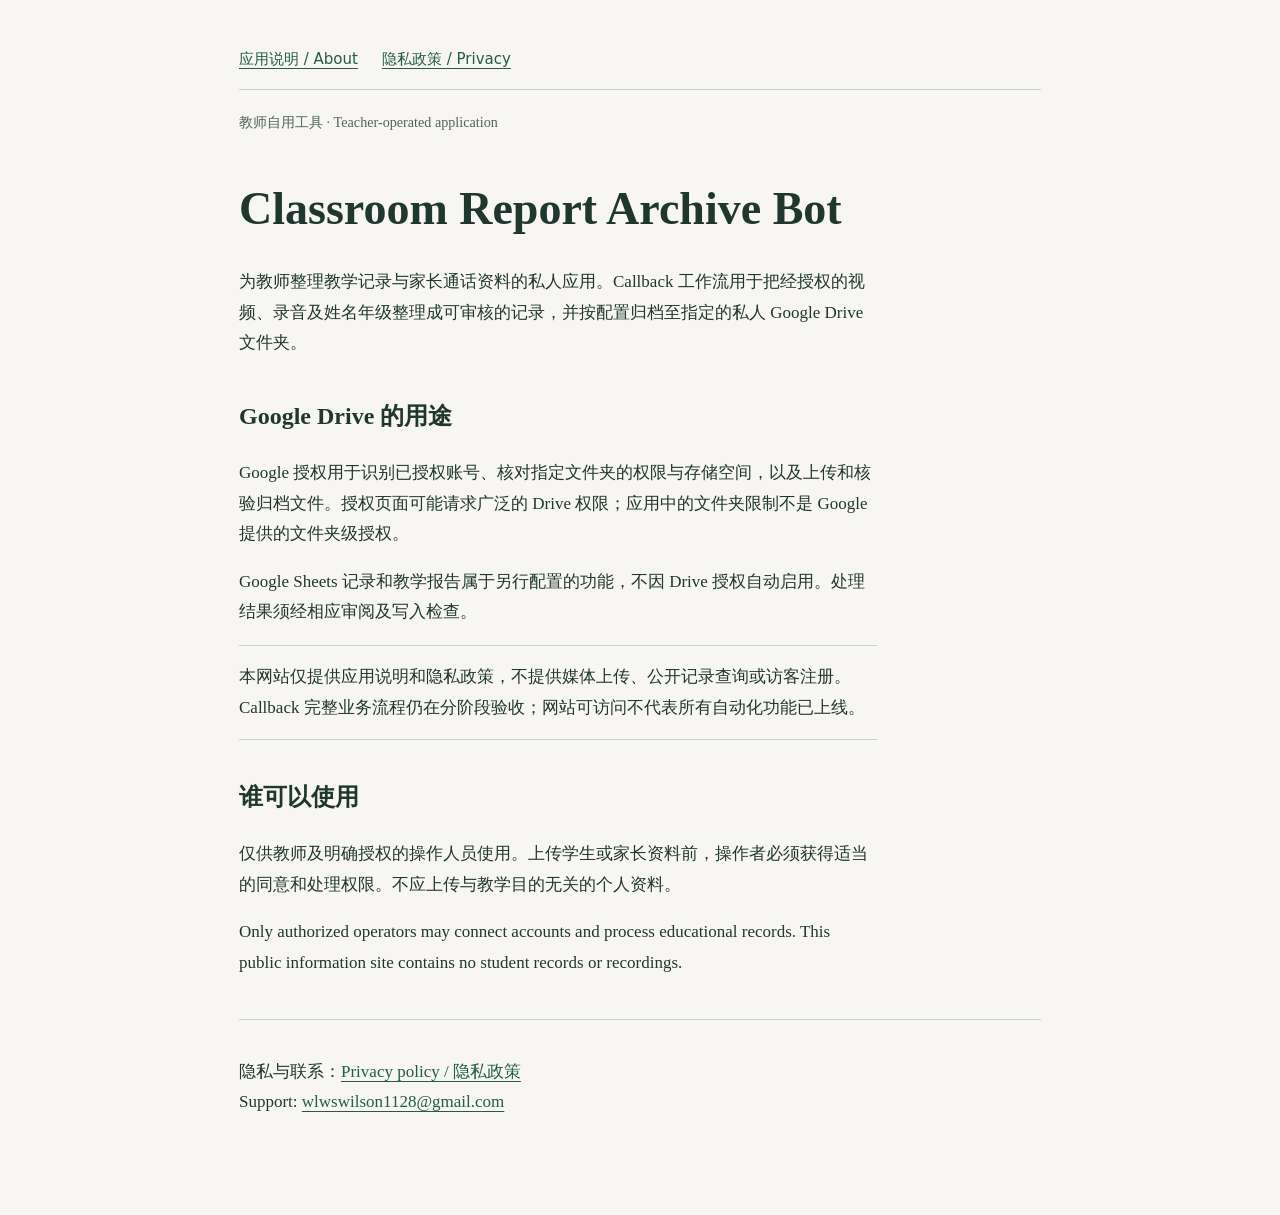
<file: index.html>
<!doctype html><html lang="zh-Hans"><head><meta charset="utf-8"><meta name="viewport" content="width=device-width,initial-scale=1"><meta name="referrer" content="no-referrer"><title>Classroom Report Archive Bot</title><link rel="stylesheet" href="style.css"></head><body><main><nav aria-label="Navigation"><a href="index.html">应用说明 / About</a><a href="privacy.html">隐私政策 / Privacy</a></nav><p><small>教师自用工具 · Teacher-operated application</small></p><h1>Classroom Report Archive Bot</h1><p>为教师整理教学记录与家长通话资料的私人应用。Callback 工作流用于把经授权的视频、录音及姓名年级整理成可审核的记录，并按配置归档至指定的私人 Google Drive 文件夹。</p><h2>Google Drive 的用途</h2><p>Google 授权用于识别已授权账号、核对指定文件夹的权限与存储空间，以及上传和核验归档文件。授权页面可能请求广泛的 Drive 权限；应用中的文件夹限制不是 Google 提供的文件夹级授权。</p><p>Google Sheets 记录和教学报告属于另行配置的功能，不因 Drive 授权自动启用。处理结果须经相应审阅及写入检查。</p><p class="status">本网站仅提供应用说明和隐私政策，不提供媒体上传、公开记录查询或访客注册。Callback 完整业务流程仍在分阶段验收；网站可访问不代表所有自动化功能已上线。</p><h2>谁可以使用</h2><p>仅供教师及明确授权的操作人员使用。上传学生或家长资料前，操作者必须获得适当的同意和处理权限。不应上传与教学目的无关的个人资料。</p><p>Only authorized operators may connect accounts and process educational records. This public information site contains no student records or recordings.</p><footer><p>隐私与联系：<a href="privacy.html">Privacy policy / 隐私政策</a><br>Support: <a href="mailto:wlwswilson1128@gmail.com">wlwswilson1128@gmail.com</a></p></footer></main></body></html>
</file>
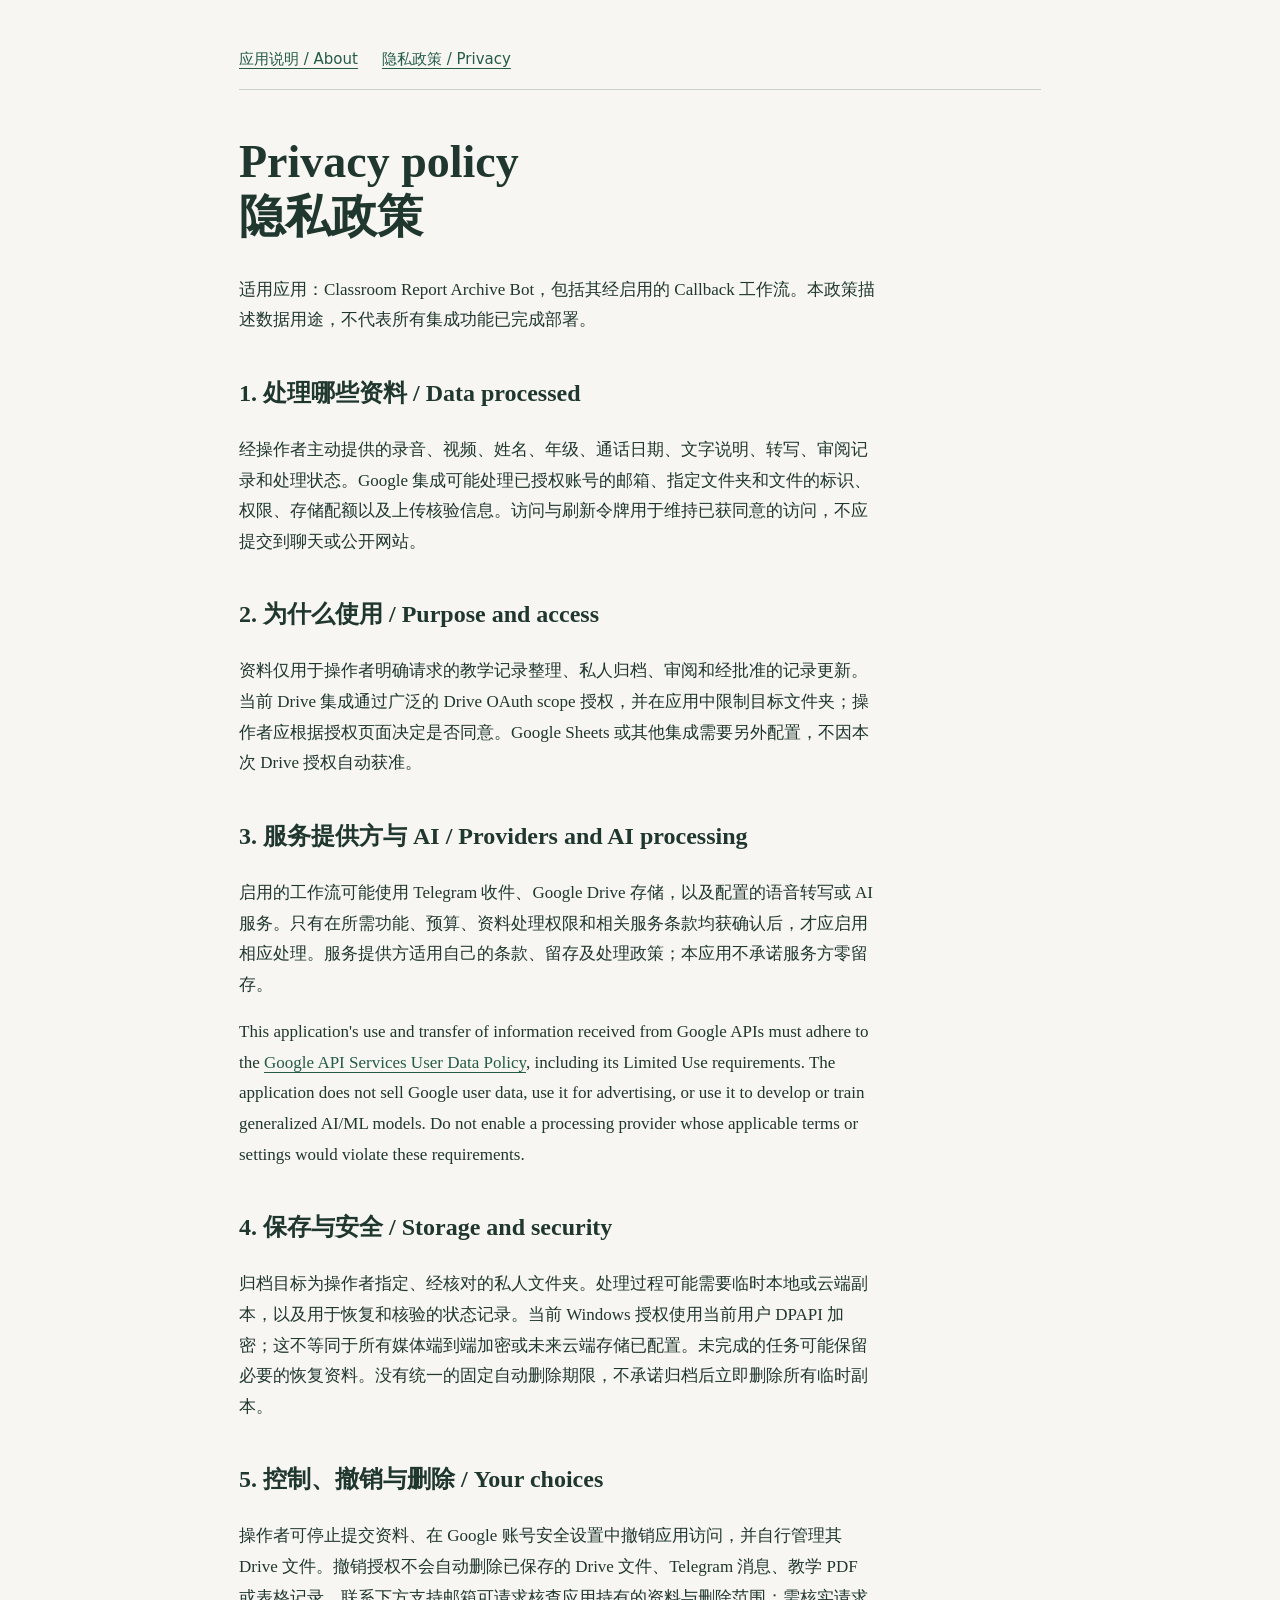
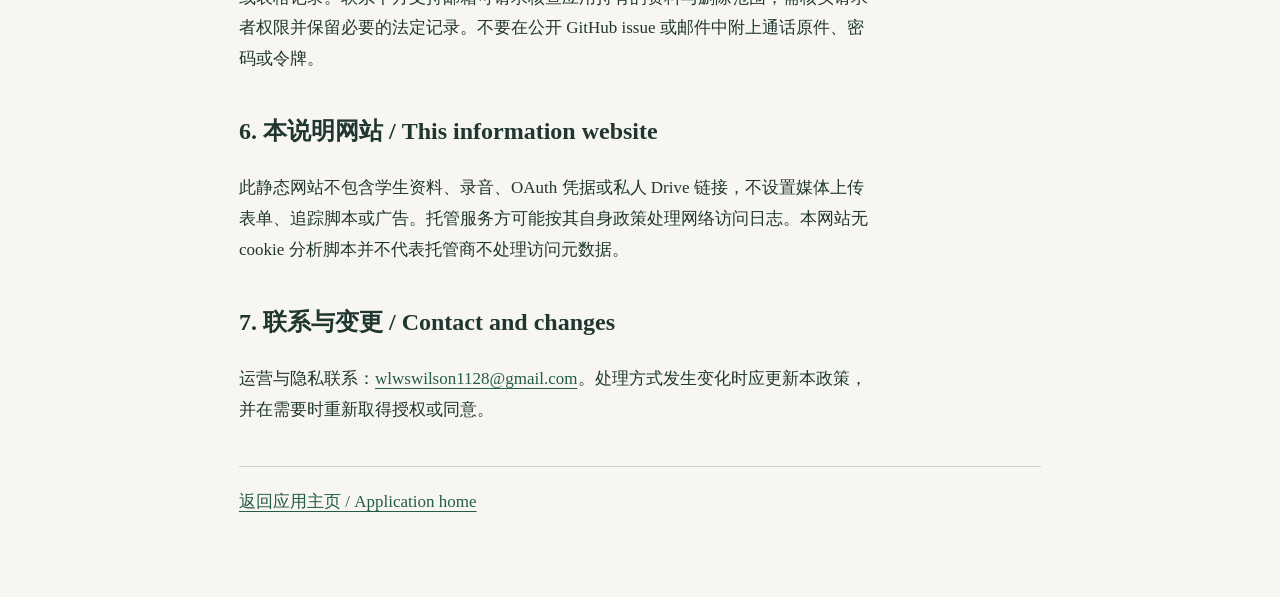
<file: privacy.html>
<!doctype html><html lang="zh-Hans"><head><meta charset="utf-8"><meta name="viewport" content="width=device-width,initial-scale=1"><meta name="referrer" content="no-referrer"><title>Privacy policy — Classroom Report Archive Bot</title><link rel="stylesheet" href="style.css"></head><body><main><nav aria-label="Navigation"><a href="index.html">应用说明 / About</a><a href="privacy.html">隐私政策 / Privacy</a></nav><h1>Privacy policy<br>隐私政策</h1><p>适用应用：Classroom Report Archive Bot，包括其经启用的 Callback 工作流。本政策描述数据用途，不代表所有集成功能已完成部署。</p><h2>1. 处理哪些资料 / Data processed</h2><p>经操作者主动提供的录音、视频、姓名、年级、通话日期、文字说明、转写、审阅记录和处理状态。Google 集成可能处理已授权账号的邮箱、指定文件夹和文件的标识、权限、存储配额以及上传核验信息。访问与刷新令牌用于维持已获同意的访问，不应提交到聊天或公开网站。</p><h2>2. 为什么使用 / Purpose and access</h2><p>资料仅用于操作者明确请求的教学记录整理、私人归档、审阅和经批准的记录更新。当前 Drive 集成通过广泛的 Drive OAuth scope 授权，并在应用中限制目标文件夹；操作者应根据授权页面决定是否同意。Google Sheets 或其他集成需要另外配置，不因本次 Drive 授权自动获准。</p><h2>3. 服务提供方与 AI / Providers and AI processing</h2><p>启用的工作流可能使用 Telegram 收件、Google Drive 存储，以及配置的语音转写或 AI 服务。只有在所需功能、预算、资料处理权限和相关服务条款均获确认后，才应启用相应处理。服务提供方适用自己的条款、留存及处理政策；本应用不承诺服务方零留存。</p><p>This application's use and transfer of information received from Google APIs must adhere to the <a href="https://developers.google.com/terms/api-services-user-data-policy">Google API Services User Data Policy</a>, including its Limited Use requirements. The application does not sell Google user data, use it for advertising, or use it to develop or train generalized AI/ML models. Do not enable a processing provider whose applicable terms or settings would violate these requirements.</p><h2>4. 保存与安全 / Storage and security</h2><p>归档目标为操作者指定、经核对的私人文件夹。处理过程可能需要临时本地或云端副本，以及用于恢复和核验的状态记录。当前 Windows 授权使用当前用户 DPAPI 加密；这不等同于所有媒体端到端加密或未来云端存储已配置。未完成的任务可能保留必要的恢复资料。没有统一的固定自动删除期限，不承诺归档后立即删除所有临时副本。</p><h2>5. 控制、撤销与删除 / Your choices</h2><p>操作者可停止提交资料、在 Google 账号安全设置中撤销应用访问，并自行管理其 Drive 文件。撤销授权不会自动删除已保存的 Drive 文件、Telegram 消息、教学 PDF 或表格记录。联系下方支持邮箱可请求核查应用持有的资料与删除范围；需核实请求者权限并保留必要的法定记录。不要在公开 GitHub issue 或邮件中附上通话原件、密码或令牌。</p><h2>6. 本说明网站 / This information website</h2><p>此静态网站不包含学生资料、录音、OAuth 凭据或私人 Drive 链接，不设置媒体上传表单、追踪脚本或广告。托管服务方可能按其自身政策处理网络访问日志。本网站无 cookie 分析脚本并不代表托管商不处理访问元数据。</p><h2>7. 联系与变更 / Contact and changes</h2><p>运营与隐私联系：<a href="mailto:wlwswilson1128@gmail.com">wlwswilson1128@gmail.com</a>。处理方式发生变化时应更新本政策，并在需要时重新取得授权或同意。</p><footer><a href="index.html">返回应用主页 / Application home</a></footer></main></body></html>
</file>
<file: style.css>
*{box-sizing:border-box}body{margin:0;background:#f7f6f2;color:#20372f;font:17px/1.8 Georgia,"Noto Serif SC",serif}main{max-width:850px;padding:48px 24px 80px;margin:auto}nav{display:flex;gap:24px;border-bottom:1px solid #c9d2ca;padding-bottom:18px;font:15px/1.5 system-ui}a{color:#245b49;text-underline-offset:4px;transition:color .15s}a:hover{color:#112d22}a:focus-visible{outline:3px solid #a27b24;outline-offset:5px}h1{font-size:clamp(30px,6vw,46px);line-height:1.2;margin-top:44px}h2{font-size:24px;margin-top:36px}p,li{max-width:75ch}small{color:#52645b}.status{padding:16px 0;border-block:1px solid #c9d2ca}footer{margin-top:40px;border-top:1px solid #c9d2ca;padding-top:20px}@media(prefers-reduced-motion:reduce){*{transition:none!important}}
</file>
